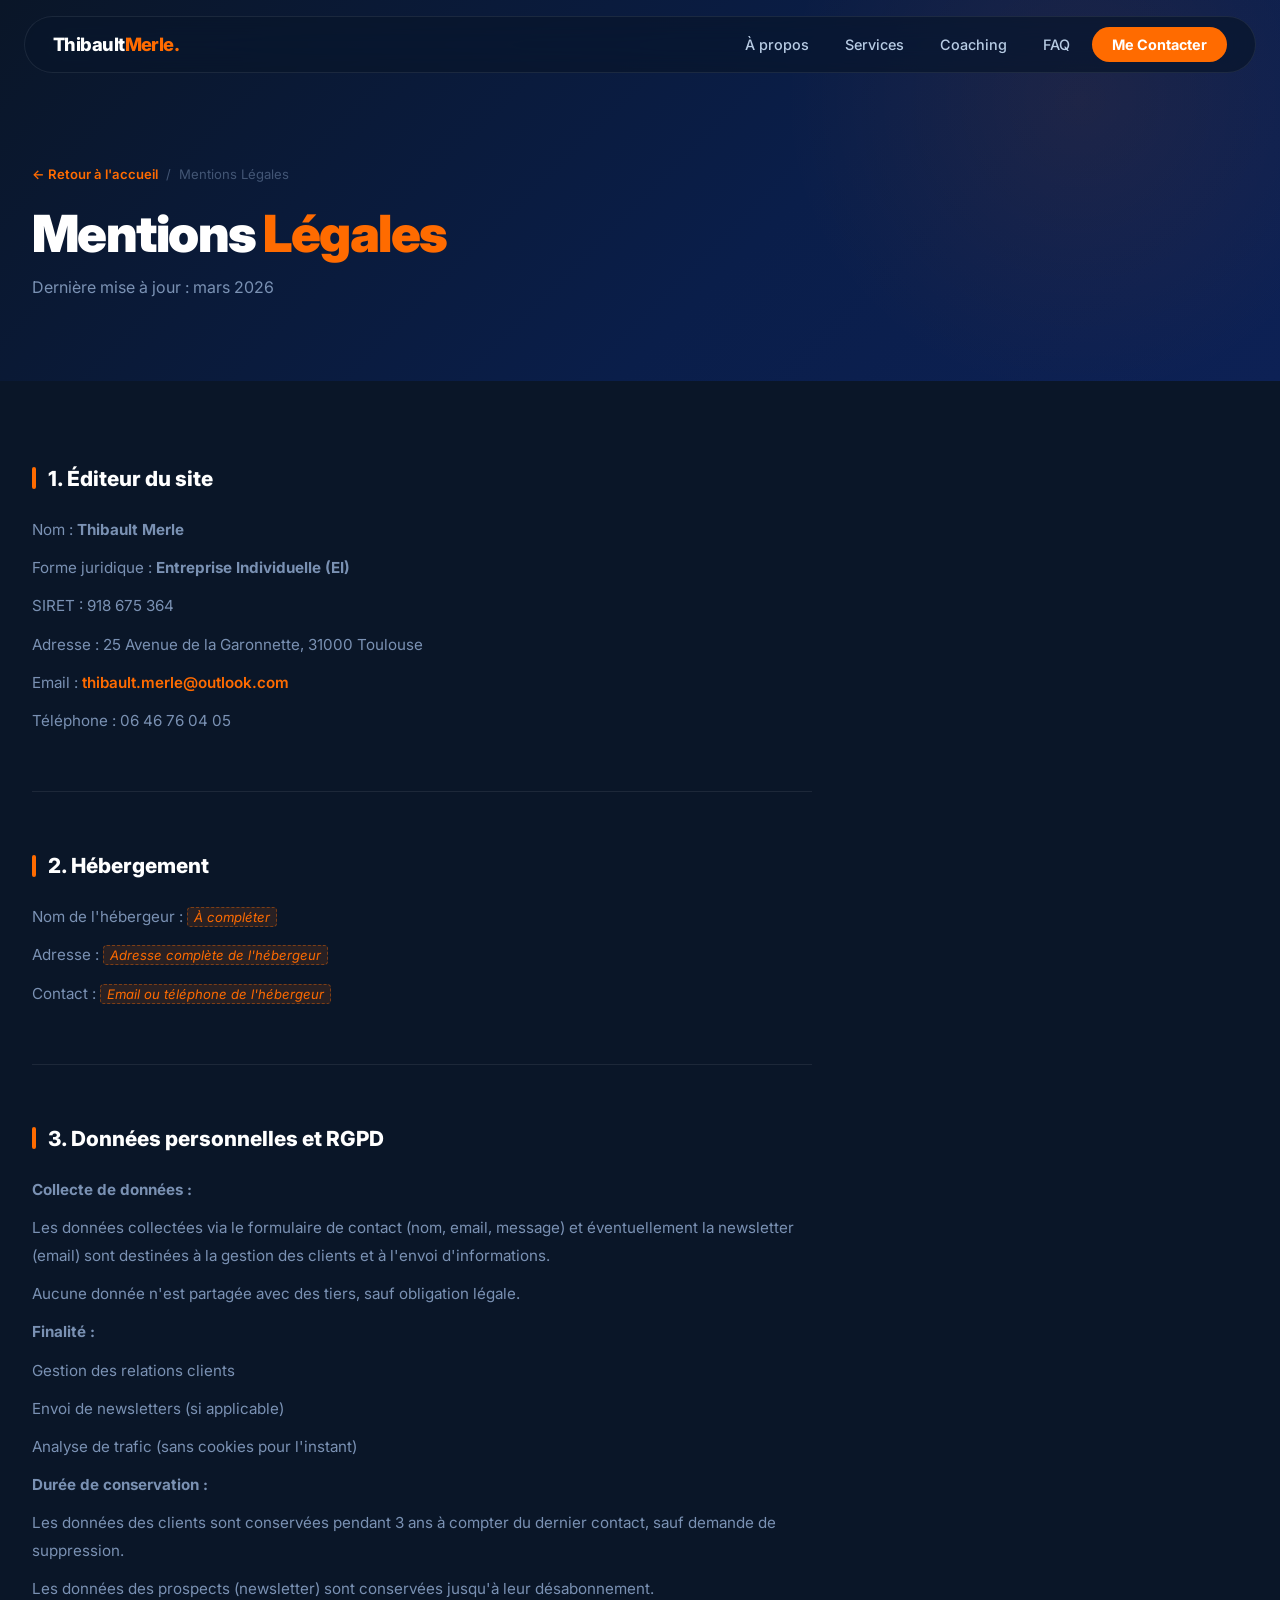
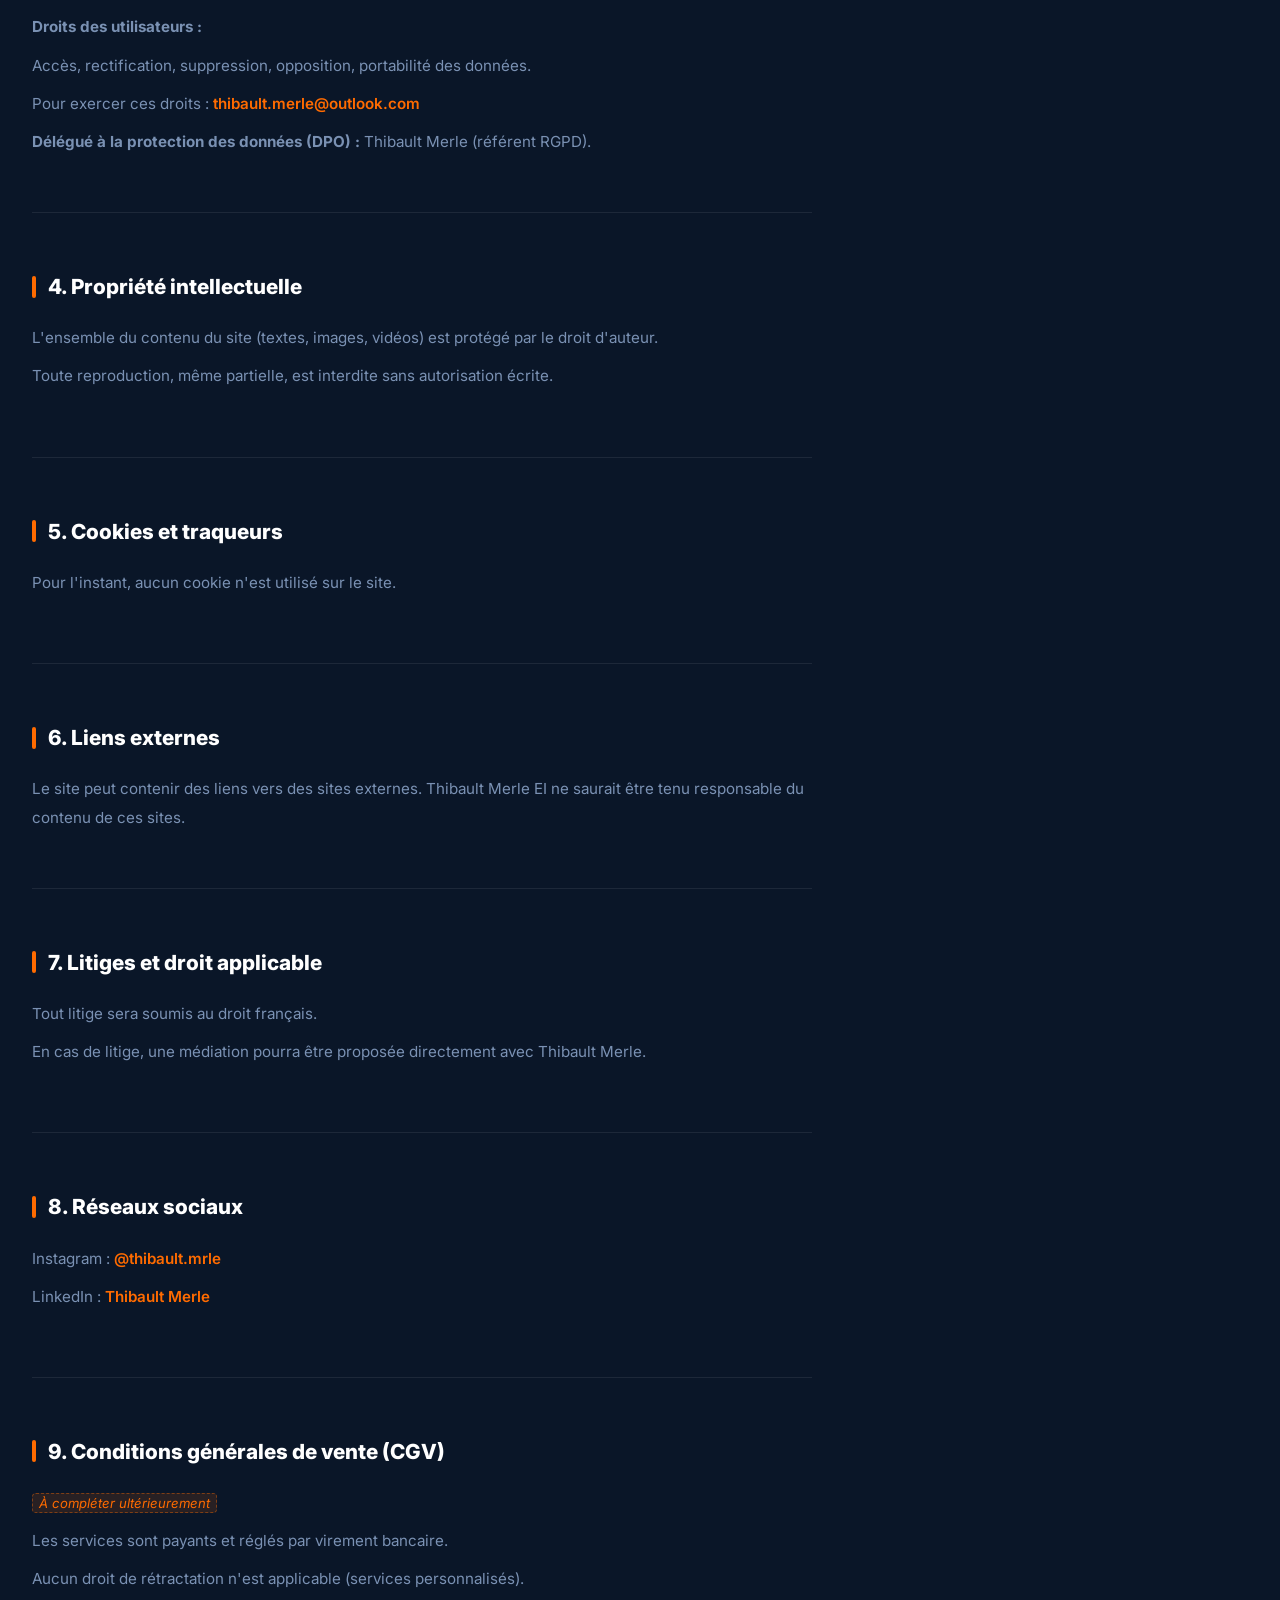
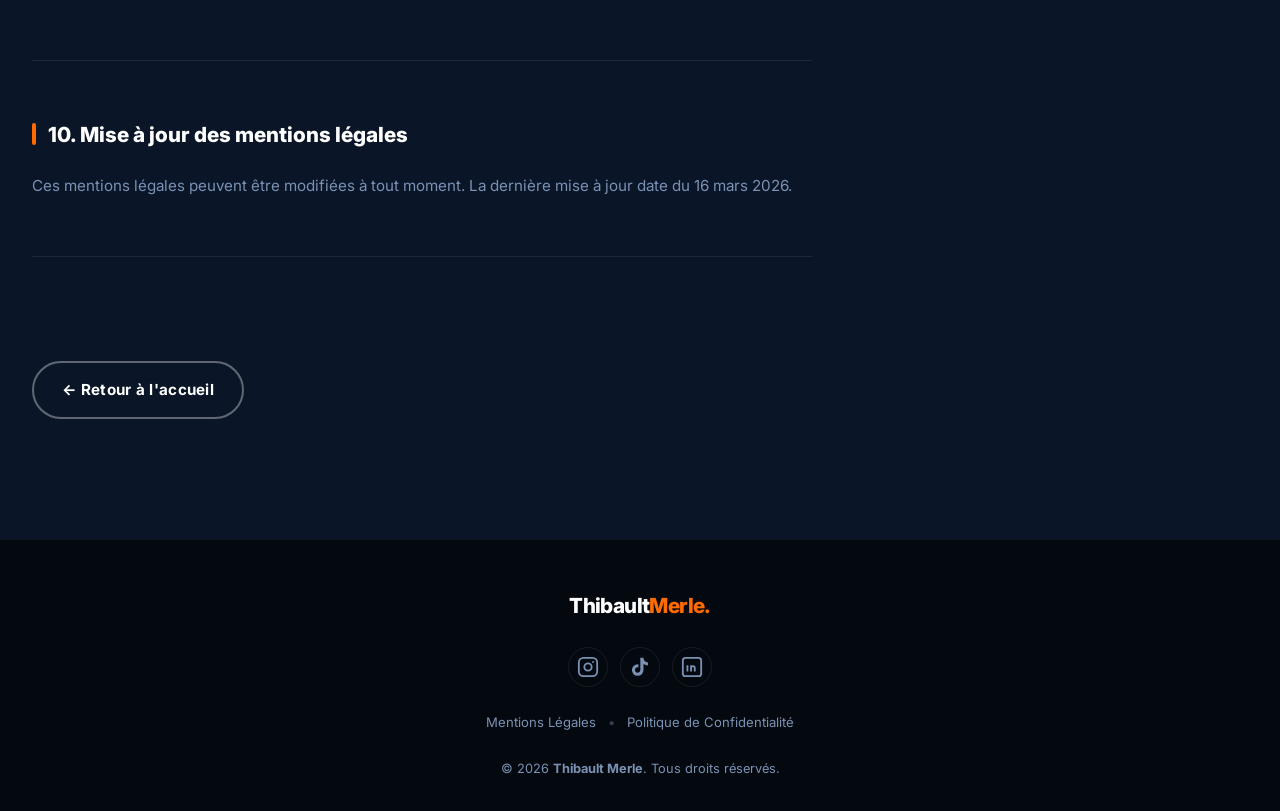
<file: mentions-legales.html>
<!DOCTYPE html>
<html lang="fr">

<head>
  <meta charset="UTF-8" />
  <meta name="viewport" content="width=device-width, initial-scale=1.0" />

  <!-- SEO -->
  <title>Mentions Légales | Thibault Merle</title>
  <meta name="description"
    content="Mentions légales du site de Thibault Merle, Talent & Content Manager. Informations sur l'éditeur, l'hébergement, la propriété intellectuelle et les données personnelles." />
  <meta name="robots" content="noindex, follow" />

  <link rel="preconnect" href="https://fonts.googleapis.com" />
  <link rel="preconnect" href="https://fonts.gstatic.com" crossorigin />
  <link href="https://fonts.googleapis.com/css2?family=Inter:wght@400;500;600;700;800;900&display=swap"
    rel="stylesheet" />
  <link rel="stylesheet" href="style.css" />

  <style>
    /* ---- PAGE MENTIONS LÉGALES ---- */
    .legal-hero {
      padding: 160px 0 80px;
      background: linear-gradient(135deg, var(--navy) 0%, #0a1e4a 60%, #0d2155 100%);
      position: relative;
      overflow: hidden;
    }

    .legal-hero::before {
      content: '';
      position: absolute;
      top: -200px;
      right: -100px;
      width: 600px;
      height: 600px;
      background: radial-gradient(circle, rgba(255, 107, 0, 0.08) 0%, transparent 70%);
      pointer-events: none;
    }

    .legal-hero-inner {
      position: relative;
      z-index: 1;
    }

    .legal-breadcrumb {
      display: inline-flex;
      align-items: center;
      gap: 8px;
      font-size: 0.82rem;
      color: var(--text-muted);
      margin-bottom: 20px;
    }

    .legal-breadcrumb a {
      color: var(--orange);
      font-weight: 600;
      transition: var(--transition);
    }

    .legal-breadcrumb a:hover {
      text-decoration: underline;
    }

    .legal-breadcrumb span {
      opacity: 0.5;
    }

    .legal-page-title {
      font-size: clamp(2rem, 5vw, 3.2rem);
      font-weight: 900;
      line-height: 1.1;
      letter-spacing: -0.03em;
      margin-bottom: 12px;
    }

    .legal-page-subtitle {
      font-size: 1rem;
      color: var(--text-muted);
    }

    .legal-content {
      padding: 80px 0 120px;
      background: var(--navy);
    }

    .legal-body {
      max-width: 780px;
    }

    .legal-section {
      margin-bottom: 56px;
      padding-bottom: 56px;
      border-bottom: 1px solid var(--border);
    }

    .legal-section:last-child {
      margin-bottom: 0;
      padding-bottom: 0;
      border-bottom: none;
    }

    .legal-section h2 {
      font-size: 1.3rem;
      font-weight: 800;
      color: var(--white);
      margin-bottom: 20px;
      display: flex;
      align-items: center;
      gap: 12px;
    }

    .legal-section h2::before {
      content: '';
      display: inline-block;
      width: 4px;
      height: 22px;
      background: var(--orange);
      border-radius: 4px;
      flex-shrink: 0;
    }

    .legal-section p,
    .legal-section li {
      font-size: 0.95rem;
      color: var(--text-muted);
      line-height: 1.85;
      margin-bottom: 10px;
    }

    .legal-section p:last-child {
      margin-bottom: 0;
    }

    .legal-section a {
      color: var(--orange);
      font-weight: 600;
      transition: var(--transition);
    }

    .legal-section a:hover {
      text-decoration: underline;
    }

    .legal-placeholder {
      display: inline;
      background: rgba(255, 107, 0, 0.12);
      border: 1px dashed rgba(255, 107, 0, 0.4);
      border-radius: 4px;
      padding: 1px 6px;
      font-size: 0.82rem;
      color: var(--orange);
      font-style: italic;
    }

    .legal-back-btn {
      display: inline-flex;
      align-items: center;
      gap: 8px;
      margin-top: 48px;
    }
  </style>
</head>

<body>

  <!-- ===== NAVBAR ===== -->
  <nav class="navbar" id="navbar">
    <div class="nav-container">
      <a href="index.html" class="nav-logo">Thibault<span>Merle.</span></a>
      <ul class="nav-links" id="navLinks">
        <li><a href="index.html#about" class="nav-link">À propos</a></li>
        <li><a href="index.html#services" class="nav-link">Services</a></li>
        <li><a href="index.html#coaching" class="nav-link">Coaching</a></li>
        <li><a href="index.html#faq" class="nav-link">FAQ</a></li>
        <li><a href="index.html#contact" class="nav-link cta-nav">Me Contacter</a></li>
      </ul>
      <button class="hamburger" id="hamburger" aria-label="Menu">
        <span></span><span></span><span></span>
      </button>
    </div>
  </nav>

  <!-- ===== HERO MENTIONS ===== -->
  <section class="legal-hero">
    <div class="container">
      <div class="legal-hero-inner">
        <div class="legal-breadcrumb">
          <a href="index.html">← Retour à l'accueil</a>
          <span>/</span>
          <span>Mentions Légales</span>
        </div>
        <h1 class="legal-page-title">Mentions <span class="orange">Légales</span></h1>
        <p class="legal-page-subtitle">Dernière mise à jour : mars 2026</p>
      </div>
    </div>
  </section>

  <!-- ===== CONTENT ===== -->
  <section class="legal-content">
    <div class="container">
      <div class="legal-body">

        <!-- Section 1 -->
        <div class="legal-section">
          <h2>1. Éditeur du site</h2>
          <p>Nom : <strong>Thibault Merle</strong></p>
          <p>Forme juridique : <strong>Entreprise Individuelle (EI)</strong></p>
          <p>SIRET : 918 675 364</p>
          <p>Adresse : 25 Avenue de la Garonnette, 31000 Toulouse</p>
          <p>Email : <a href="mailto:thibault.merle@outlook.com">thibault.merle@outlook.com</a></p>
          <p>Téléphone : 06 46 76 04 05</p>
        </div>

        <!-- Section 2 -->
        <div class="legal-section">
          <h2>2. Hébergement</h2>
          <p>Nom de l'hébergeur : <span class="legal-placeholder">À compléter</span></p>
          <p>Adresse : <span class="legal-placeholder">Adresse complète de l'hébergeur</span></p>
          <p>Contact : <span class="legal-placeholder">Email ou téléphone de l'hébergeur</span></p>
        </div>

        <!-- Section 3 -->
        <div class="legal-section">
          <h2>3. Données personnelles et RGPD</h2>
          <p><strong>Collecte de données :</strong></p>
          <ul>
            <li>Les données collectées via le formulaire de contact (nom, email, message) et éventuellement la newsletter (email) sont destinées à la gestion des clients et à l'envoi d'informations.</li>
            <li>Aucune donnée n'est partagée avec des tiers, sauf obligation légale.</li>
          </ul>
          <p><strong>Finalité :</strong></p>
          <ul>
            <li>Gestion des relations clients</li>
            <li>Envoi de newsletters (si applicable)</li>
            <li>Analyse de trafic (sans cookies pour l'instant)</li>
          </ul>
          <p><strong>Durée de conservation :</strong></p>
          <ul>
            <li>Les données des clients sont conservées pendant 3 ans à compter du dernier contact, sauf demande de suppression.</li>
            <li>Les données des prospects (newsletter) sont conservées jusqu'à leur désabonnement.</li>
          </ul>
          <p><strong>Droits des utilisateurs :</strong></p>
          <ul>
            <li>Accès, rectification, suppression, opposition, portabilité des données.</li>
            <li>Pour exercer ces droits : <a href="mailto:thibault.merle@outlook.com">thibault.merle@outlook.com</a></li>
          </ul>
          <p><strong>Délégué à la protection des données (DPO) :</strong> Thibault Merle (référent RGPD).</p>
        </div>

        <!-- Section 4 -->
        <div class="legal-section">
          <h2>4. Propriété intellectuelle</h2>
          <ul>
            <li>L'ensemble du contenu du site (textes, images, vidéos) est protégé par le droit d'auteur.</li>
            <li>Toute reproduction, même partielle, est interdite sans autorisation écrite.</li>
          </ul>
        </div>

        <!-- Section 5 -->
        <div class="legal-section">
          <h2>5. Cookies et traqueurs</h2>
          <ul>
            <li>Pour l'instant, aucun cookie n'est utilisé sur le site.</li>
          </ul>
        </div>

        <!-- Section 6 -->
        <div class="legal-section">
          <h2>6. Liens externes</h2>
          <p>Le site peut contenir des liens vers des sites externes. Thibault Merle EI ne saurait être tenu responsable du contenu de ces sites.</p>
        </div>

        <!-- Section 7 -->
        <div class="legal-section">
          <h2>7. Litiges et droit applicable</h2>
          <ul>
            <li>Tout litige sera soumis au droit français.</li>
            <li>En cas de litige, une médiation pourra être proposée directement avec Thibault Merle.</li>
          </ul>
        </div>

        <!-- Section 8 -->
        <div class="legal-section">
          <h2>8. Réseaux sociaux</h2>
          <ul>
            <li>Instagram : <a href="https://www.instagram.com/thibault.mrle/" target="_blank" rel="noopener">@thibault.mrle</a></li>
            <li>LinkedIn : <a href="https://www.linkedin.com/in/thibault-merle/" target="_blank" rel="noopener">Thibault Merle</a></li>
          </ul>
        </div>

        <!-- Section 9 -->
        <div class="legal-section">
          <h2>9. Conditions générales de vente (CGV)</h2>
          <p><span class="legal-placeholder">À compléter ultérieurement</span></p>
          <ul>
            <li>Les services sont payants et réglés par virement bancaire.</li>
            <li>Aucun droit de rétractation n'est applicable (services personnalisés).</li>
          </ul>
        </div>

        <!-- Section 10 -->
        <div class="legal-section">
          <h2>10. Mise à jour des mentions légales</h2>
          <p>Ces mentions légales peuvent être modifiées à tout moment. La dernière mise à jour date du 16 mars 2026.</p>
        </div>

        <a href="index.html" class="btn btn-outline legal-back-btn">← Retour à l'accueil</a>

      </div>
    </div>
  </section>

  <!-- ===== FOOTER ===== -->
  <footer class="footer">
    <div class="container">
      <div class="footer-inner">
        <div class="footer-logo">Thibault<span>Merle.</span></div>
        <div class="footer-socials">
          <a href="https://www.instagram.com/thibault.mrle/" target="_blank" rel="noopener" aria-label="Instagram" class="social-link">
            <svg width="22" height="22" viewBox="0 0 24 24" fill="none" stroke="currentColor" stroke-width="2">
              <rect x="2" y="2" width="20" height="20" rx="5" />
              <circle cx="12" cy="12" r="4" />
              <circle cx="17.5" cy="6.5" r="1" fill="currentColor" stroke="none" />
            </svg>
          </a>
          <a href="https://www.tiktok.com/@thibault.mrle" target="_blank" rel="noopener" aria-label="TikTok" class="social-link">
            <svg width="22" height="22" viewBox="0 0 24 24" fill="currentColor">
              <path
                d="M19.59 6.69a4.83 4.83 0 01-3.77-4.25V2h-3.45v13.67a2.89 2.89 0 01-2.88 2.5 2.89 2.89 0 01-2.89-2.89 2.89 2.89 0 012.89-2.89c.28 0 .54.04.79.1V9.01a6.33 6.33 0 00-.79-.05 6.34 6.34 0 00-6.34 6.34 6.34 6.34 0 006.34 6.34 6.34 6.34 0 006.33-6.34V8.69a8.27 8.27 0 004.84 1.55V6.79a4.85 4.85 0 01-1.07-.1z" />
            </svg>
          </a>
          <a href="https://www.linkedin.com/in/thibault-merle/" target="_blank" rel="noopener" aria-label="LinkedIn" class="social-link">
            <svg width="22" height="22" viewBox="0 0 24 24" fill="none" stroke="currentColor" stroke-width="2">
              <rect x="2" y="2" width="20" height="20" rx="3" />
              <path d="M7 10v7M7 7v.01M11 17v-4a2 2 0 014 0v4M11 10v7" />
            </svg>
          </a>
        </div>
        <div class="footer-links">
          <a href="mentions-legales.html">Mentions Légales</a>
          <span>•</span>
          <a href="politique-confidentialite.html">Politique de Confidentialité</a>
        </div>
        <p class="footer-copy">© 2026 <strong>Thibault Merle</strong>. Tous droits réservés.</p>
      </div>
    </div>
  </footer>

  <script src="script.js"></script>
</body>

</html>
</file>
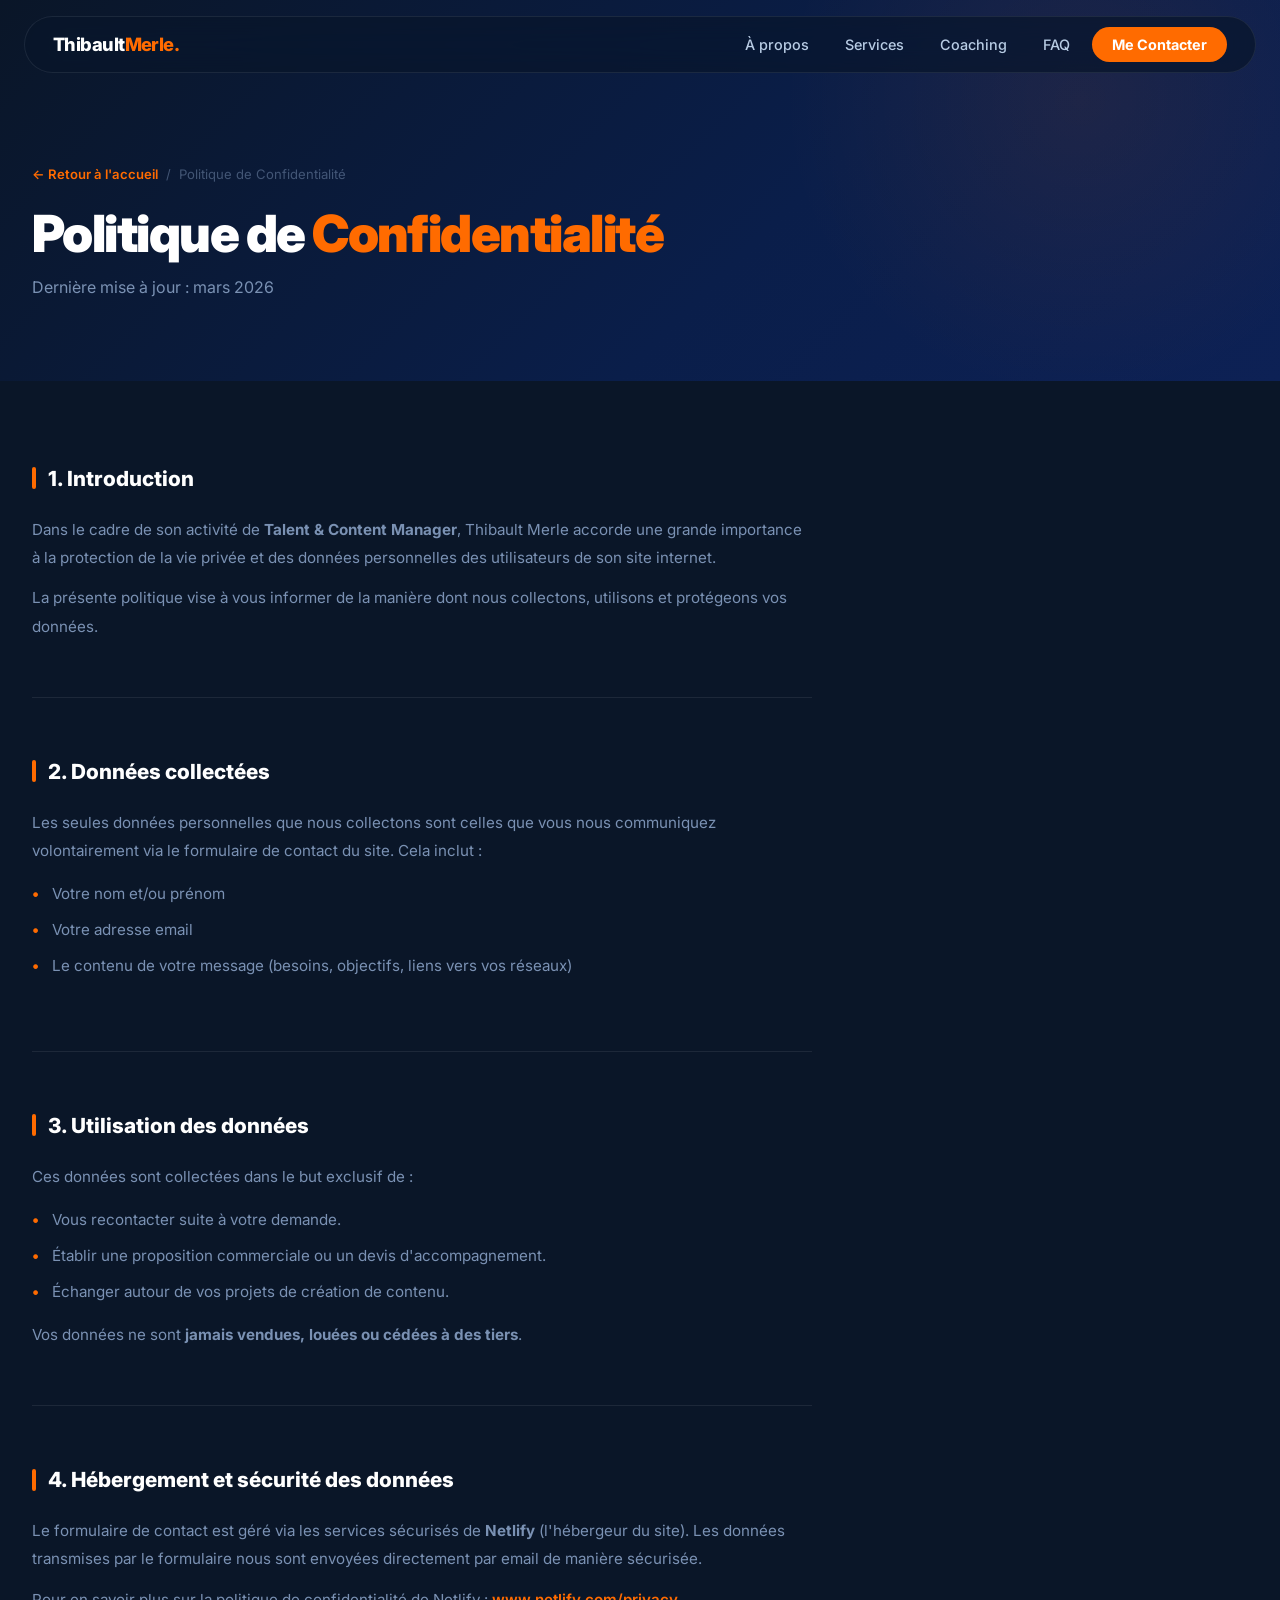
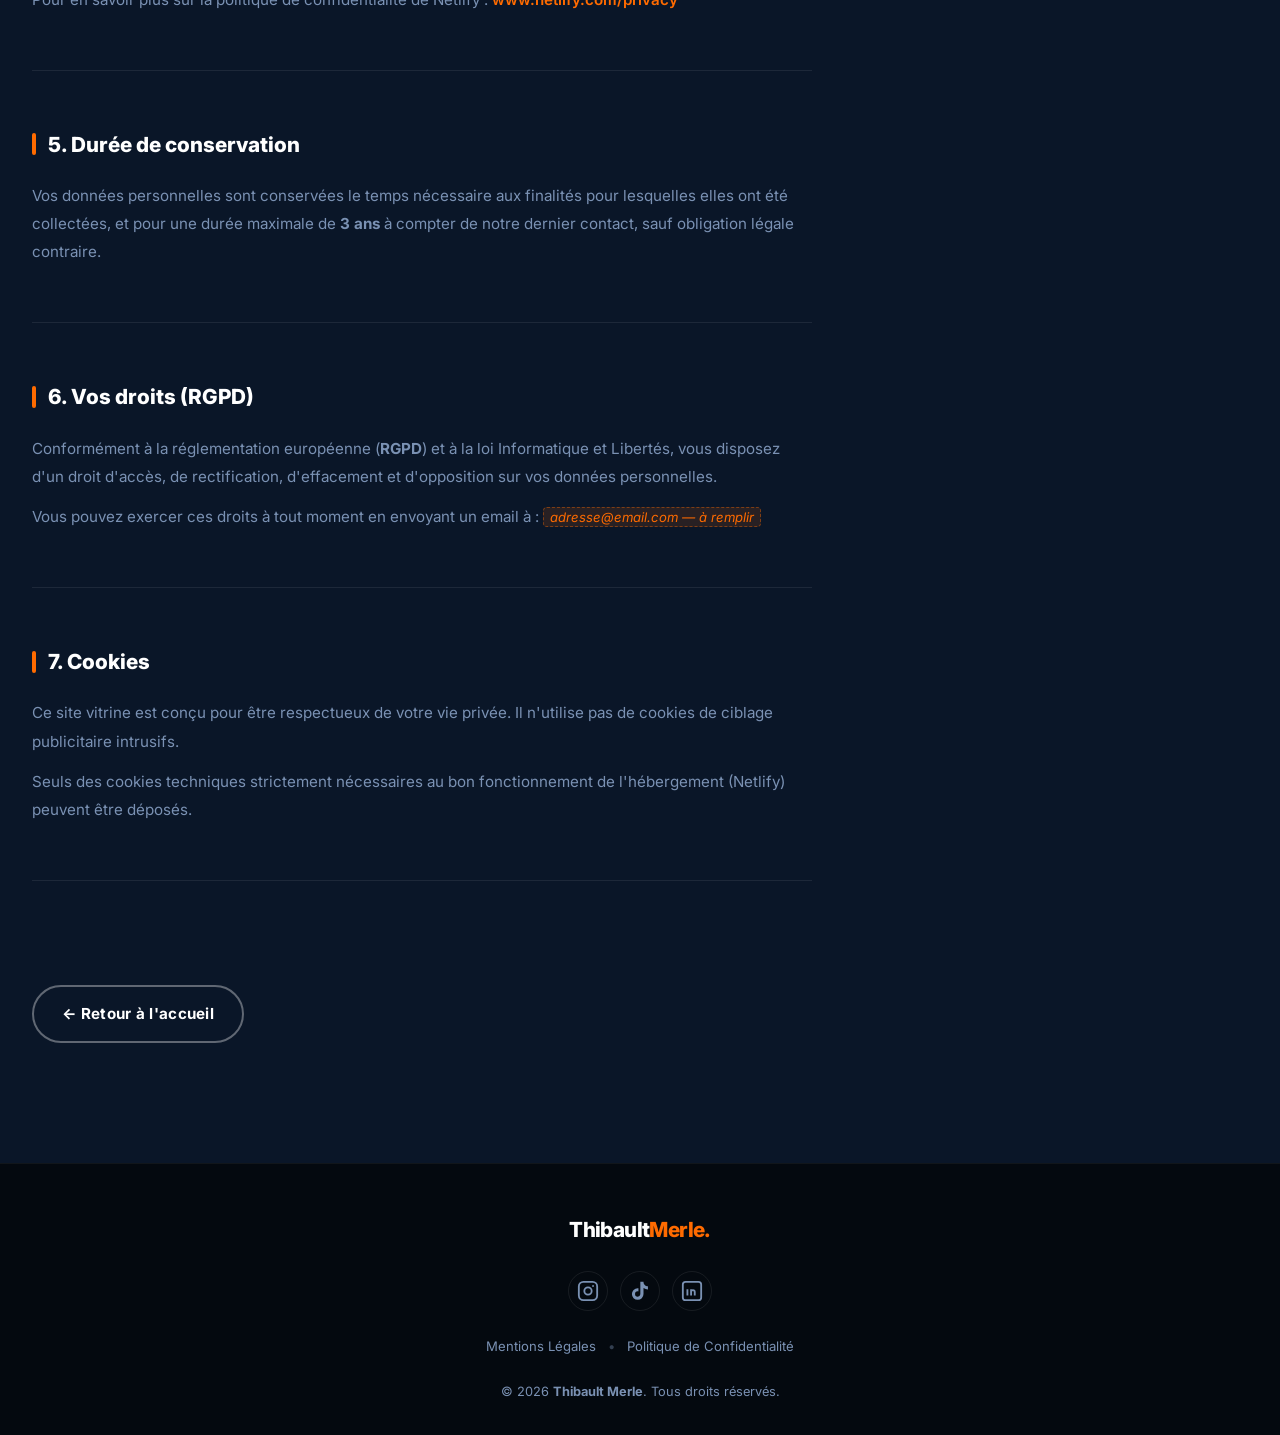
<file: politique-confidentialite.html>
<!DOCTYPE html>
<html lang="fr">

<head>
  <meta charset="UTF-8" />
  <meta name="viewport" content="width=device-width, initial-scale=1.0" />

  <!-- SEO -->
  <title>Politique de Confidentialité | Thibault Merle</title>
  <meta name="description"
    content="Politique de confidentialité et de protection des données personnelles du site de Thibault Merle, Talent & Content Manager." />
  <meta name="robots" content="noindex, follow" />

  <link rel="preconnect" href="https://fonts.googleapis.com" />
  <link rel="preconnect" href="https://fonts.gstatic.com" crossorigin />
  <link href="https://fonts.googleapis.com/css2?family=Inter:wght@400;500;600;700;800;900&display=swap"
    rel="stylesheet" />
  <link rel="stylesheet" href="style.css" />

  <style>
    /* ---- PAGE POLITIQUE DE CONFIDENTIALITÉ (réutilise le style de mentions-legales) ---- */
    .legal-hero {
      padding: 160px 0 80px;
      background: linear-gradient(135deg, var(--navy) 0%, #0a1e4a 60%, #0d2155 100%);
      position: relative;
      overflow: hidden;
    }

    .legal-hero::before {
      content: '';
      position: absolute;
      top: -200px;
      right: -100px;
      width: 600px;
      height: 600px;
      background: radial-gradient(circle, rgba(255, 107, 0, 0.08) 0%, transparent 70%);
      pointer-events: none;
    }

    .legal-hero-inner {
      position: relative;
      z-index: 1;
    }

    .legal-breadcrumb {
      display: inline-flex;
      align-items: center;
      gap: 8px;
      font-size: 0.82rem;
      color: var(--text-muted);
      margin-bottom: 20px;
    }

    .legal-breadcrumb a {
      color: var(--orange);
      font-weight: 600;
      transition: var(--transition);
    }

    .legal-breadcrumb a:hover {
      text-decoration: underline;
    }

    .legal-breadcrumb span {
      opacity: 0.5;
    }

    .legal-page-title {
      font-size: clamp(2rem, 5vw, 3.2rem);
      font-weight: 900;
      line-height: 1.1;
      letter-spacing: -0.03em;
      margin-bottom: 12px;
    }

    .legal-page-subtitle {
      font-size: 1rem;
      color: var(--text-muted);
    }

    .legal-content {
      padding: 80px 0 120px;
      background: var(--navy);
    }

    .legal-body {
      max-width: 780px;
    }

    .legal-section {
      margin-bottom: 56px;
      padding-bottom: 56px;
      border-bottom: 1px solid var(--border);
    }

    .legal-section:last-child {
      margin-bottom: 0;
      padding-bottom: 0;
      border-bottom: none;
    }

    .legal-section h2 {
      font-size: 1.3rem;
      font-weight: 800;
      color: var(--white);
      margin-bottom: 20px;
      display: flex;
      align-items: center;
      gap: 12px;
    }

    .legal-section h2::before {
      content: '';
      display: inline-block;
      width: 4px;
      height: 22px;
      background: var(--orange);
      border-radius: 4px;
      flex-shrink: 0;
    }

    .legal-section p {
      font-size: 0.95rem;
      color: var(--text-muted);
      line-height: 1.85;
      margin-bottom: 12px;
    }

    .legal-section p:last-child {
      margin-bottom: 0;
    }

    .legal-section ul {
      list-style: none;
      display: flex;
      flex-direction: column;
      gap: 10px;
      margin: 16px 0;
    }

    .legal-section ul li {
      font-size: 0.95rem;
      color: var(--text-muted);
      line-height: 1.7;
      padding-left: 20px;
      position: relative;
    }

    .legal-section ul li::before {
      content: '•';
      position: absolute;
      left: 0;
      color: var(--orange);
      font-weight: 700;
    }

    .legal-section a {
      color: var(--orange);
      font-weight: 600;
      transition: var(--transition);
    }

    .legal-section a:hover {
      text-decoration: underline;
    }

    .legal-placeholder {
      display: inline;
      background: rgba(255, 107, 0, 0.12);
      border: 1px dashed rgba(255, 107, 0, 0.4);
      border-radius: 4px;
      padding: 1px 6px;
      font-size: 0.82rem;
      color: var(--orange);
      font-style: italic;
    }

    .legal-back-btn {
      display: inline-flex;
      align-items: center;
      gap: 8px;
      margin-top: 48px;
    }
  </style>
</head>

<body>

  <!-- ===== NAVBAR ===== -->
  <nav class="navbar" id="navbar">
    <div class="nav-container">
      <a href="index.html" class="nav-logo">Thibault<span>Merle.</span></a>
      <ul class="nav-links" id="navLinks">
        <li><a href="index.html#about" class="nav-link">À propos</a></li>
        <li><a href="index.html#services" class="nav-link">Services</a></li>
        <li><a href="index.html#coaching" class="nav-link">Coaching</a></li>
        <li><a href="index.html#faq" class="nav-link">FAQ</a></li>
        <li><a href="index.html#contact" class="nav-link cta-nav">Me Contacter</a></li>
      </ul>
      <button class="hamburger" id="hamburger" aria-label="Menu">
        <span></span><span></span><span></span>
      </button>
    </div>
  </nav>

  <!-- ===== HERO ===== -->
  <section class="legal-hero">
    <div class="container">
      <div class="legal-hero-inner">
        <div class="legal-breadcrumb">
          <a href="index.html">← Retour à l'accueil</a>
          <span>/</span>
          <span>Politique de Confidentialité</span>
        </div>
        <h1 class="legal-page-title">Politique de <span class="orange">Confidentialité</span></h1>
        <p class="legal-page-subtitle">Dernière mise à jour : mars 2026</p>
      </div>
    </div>
  </section>

  <!-- ===== CONTENT ===== -->
  <section class="legal-content">
    <div class="container">
      <div class="legal-body">

        <!-- Section 1 -->
        <div class="legal-section">
          <h2>1. Introduction</h2>
          <p>Dans le cadre de son activité de <strong>Talent &amp; Content Manager</strong>, Thibault Merle accorde une grande importance à la protection de la vie privée et des données personnelles des utilisateurs de son site internet.</p>
          <p>La présente politique vise à vous informer de la manière dont nous collectons, utilisons et protégeons vos données.</p>
        </div>

        <!-- Section 2 -->
        <div class="legal-section">
          <h2>2. Données collectées</h2>
          <p>Les seules données personnelles que nous collectons sont celles que vous nous communiquez volontairement via le formulaire de contact du site. Cela inclut :</p>
          <ul>
            <li>Votre nom et/ou prénom</li>
            <li>Votre adresse email</li>
            <li>Le contenu de votre message (besoins, objectifs, liens vers vos réseaux)</li>
          </ul>
        </div>

        <!-- Section 3 -->
        <div class="legal-section">
          <h2>3. Utilisation des données</h2>
          <p>Ces données sont collectées dans le but exclusif de :</p>
          <ul>
            <li>Vous recontacter suite à votre demande.</li>
            <li>Établir une proposition commerciale ou un devis d'accompagnement.</li>
            <li>Échanger autour de vos projets de création de contenu.</li>
          </ul>
          <p>Vos données ne sont <strong>jamais vendues, louées ou cédées à des tiers</strong>.</p>
        </div>

        <!-- Section 4 -->
        <div class="legal-section">
          <h2>4. Hébergement et sécurité des données</h2>
          <p>Le formulaire de contact est géré via les services sécurisés de <strong>Netlify</strong> (l'hébergeur du site). Les données transmises par le formulaire nous sont envoyées directement par email de manière sécurisée.</p>
          <p>Pour en savoir plus sur la politique de confidentialité de Netlify : <a href="https://www.netlify.com/privacy/" target="_blank" rel="noopener noreferrer">www.netlify.com/privacy</a></p>
        </div>

        <!-- Section 5 -->
        <div class="legal-section">
          <h2>5. Durée de conservation</h2>
          <p>Vos données personnelles sont conservées le temps nécessaire aux finalités pour lesquelles elles ont été collectées, et pour une durée maximale de <strong>3 ans</strong> à compter de notre dernier contact, sauf obligation légale contraire.</p>
        </div>

        <!-- Section 6 -->
        <div class="legal-section">
          <h2>6. Vos droits (RGPD)</h2>
          <p>Conformément à la réglementation européenne (<strong>RGPD</strong>) et à la loi Informatique et Libertés, vous disposez d'un droit d'accès, de rectification, d'effacement et d'opposition sur vos données personnelles.</p>
          <p>Vous pouvez exercer ces droits à tout moment en envoyant un email à : <span class="legal-placeholder">adresse@email.com — à remplir</span></p>
        </div>

        <!-- Section 7 -->
        <div class="legal-section">
          <h2>7. Cookies</h2>
          <p>Ce site vitrine est conçu pour être respectueux de votre vie privée. Il n'utilise pas de cookies de ciblage publicitaire intrusifs.</p>
          <p>Seuls des cookies techniques strictement nécessaires au bon fonctionnement de l'hébergement (Netlify) peuvent être déposés.</p>
        </div>

        <a href="index.html" class="btn btn-outline legal-back-btn">← Retour à l'accueil</a>

      </div>
    </div>
  </section>

  <!-- ===== FOOTER ===== -->
  <footer class="footer">
    <div class="container">
      <div class="footer-inner">
        <div class="footer-logo">Thibault<span>Merle.</span></div>
        <div class="footer-socials">
          <a href="https://instagram.com" target="_blank" rel="noopener" aria-label="Instagram" class="social-link">
            <svg width="22" height="22" viewBox="0 0 24 24" fill="none" stroke="currentColor" stroke-width="2">
              <rect x="2" y="2" width="20" height="20" rx="5" />
              <circle cx="12" cy="12" r="4" />
              <circle cx="17.5" cy="6.5" r="1" fill="currentColor" stroke="none" />
            </svg>
          </a>
          <a href="https://tiktok.com" target="_blank" rel="noopener" aria-label="TikTok" class="social-link">
            <svg width="22" height="22" viewBox="0 0 24 24" fill="currentColor">
              <path
                d="M19.59 6.69a4.83 4.83 0 01-3.77-4.25V2h-3.45v13.67a2.89 2.89 0 01-2.88 2.5 2.89 2.89 0 01-2.89-2.89 2.89 2.89 0 012.89-2.89c.28 0 .54.04.79.1V9.01a6.33 6.33 0 00-.79-.05 6.34 6.34 0 00-6.34 6.34 6.34 6.34 0 006.34 6.34 6.34 6.34 0 006.33-6.34V8.69a8.27 8.27 0 004.84 1.55V6.79a4.85 4.85 0 01-1.07-.1z" />
            </svg>
          </a>
          <a href="https://linkedin.com" target="_blank" rel="noopener" aria-label="LinkedIn" class="social-link">
            <svg width="22" height="22" viewBox="0 0 24 24" fill="none" stroke="currentColor" stroke-width="2">
              <rect x="2" y="2" width="20" height="20" rx="3" />
              <path d="M7 10v7M7 7v.01M11 17v-4a2 2 0 014 0v4M11 10v7" />
            </svg>
          </a>
        </div>
        <div class="footer-links">
          <a href="mentions-legales.html">Mentions Légales</a>
          <span>•</span>
          <a href="politique-confidentialite.html">Politique de Confidentialité</a>
        </div>
        <p class="footer-copy">© 2026 <strong>Thibault Merle</strong>. Tous droits réservés.</p>
      </div>
    </div>
  </footer>

  <script src="script.js"></script>
</body>

</html>
</file>
<file: style.css>
/* =============================================
   THIBAULT MERLE — INFLUENCER MANAGER
   Main Stylesheet
   ============================================= */

/* ---- RESET & BASE ---- */
*,
*::before,
*::after {
  box-sizing: border-box;
  margin: 0;
  padding: 0;
}

:root {
  --navy: #0a1628;
  --navy-2: #0f1f3d;
  --navy-3: #152244;
  --card-bg: #0d1b38;
  --card-bg-2: #111e36;
  --orange: #FF6B00;
  --orange-hover: #e55c00;
  --white: #ffffff;
  --text-muted: #7a91b3;
  --text-light: #b8cce4;
  --border: rgba(255, 255, 255, 0.08);
  --radius: 16px;
  --radius-lg: 24px;
  --shadow: 0 4px 24px rgba(0, 0, 0, 0.3);
  --shadow-lg: 0 8px 48px rgba(0, 0, 0, 0.4);
  --transition: 0.3s cubic-bezier(0.4, 0, 0.2, 1);
  --font: 'Inter', -apple-system, BlinkMacSystemFont, sans-serif;
}

html {
  scroll-behavior: smooth;
  font-size: 16px;
}

body {
  font-family: var(--font);
  background-color: var(--navy);
  color: var(--white);
  line-height: 1.7;
  overflow-x: hidden;
  -webkit-font-smoothing: antialiased;
}

img {
  max-width: 100%;
  display: block;
}

a {
  text-decoration: none;
  color: inherit;
}

ul {
  list-style: none;
}

.container {
  max-width: 1600px;
  margin: 0 auto;
  padding: 0 32px;
}

.orange {
  color: var(--orange);
}

.center {
  text-align: center;
}

/* ---- TYPOGRAPHY ---- */
.section-title {
  font-size: clamp(1.8rem, 4vw, 2.8rem);
  font-weight: 800;
  line-height: 1.2;
  letter-spacing: -0.02em;
  margin-bottom: 16px;
}

.section-subtitle {
  font-size: 1.1rem;
  color: var(--text-light);
  margin-bottom: 16px;
  font-weight: 500;
}

.section-text {
  font-size: 1.05rem;
  color: var(--text-muted);
  line-height: 1.8;
}

.section-header.center .section-text {
  margin: 0 auto;
  text-align: center;
}

.section-tag {
  display: inline-block;
  font-size: 0.72rem;
  font-weight: 700;
  letter-spacing: 0.12em;
  color: var(--orange);
  text-transform: uppercase;
  margin-bottom: 12px;
}

/* ---- BUTTONS ---- */
.btn {
  display: inline-flex;
  align-items: center;
  justify-content: center;
  gap: 8px;
  padding: 14px 28px;
  border-radius: 50px;
  font-size: 0.95rem;
  font-weight: 700;
  font-family: var(--font);
  cursor: pointer;
  transition: var(--transition);
  border: 2px solid transparent;
  letter-spacing: 0.02em;
  white-space: nowrap;
}

.btn-primary {
  background: var(--orange);
  color: var(--white);
  border-color: var(--orange);
}

.btn-primary:hover {
  background: var(--orange-hover);
  border-color: var(--orange-hover);
  transform: translateY(-2px);
  box-shadow: 0 8px 24px rgba(255, 107, 0, 0.4);
}

.btn-outline {
  background: transparent;
  color: var(--white);
  border-color: rgba(255, 255, 255, 0.35);
}

.btn-outline:hover {
  border-color: var(--white);
  background: rgba(255, 255, 255, 0.07);
  transform: translateY(-2px);
}

.btn-full {
  width: 100%;
}

.btn-small {
  display: inline-block;
  padding: 8px 18px;
  border-radius: 8px;
  border: 1.5px solid rgba(255, 255, 255, 0.25);
  font-size: 0.82rem;
  font-weight: 600;
  color: var(--white);
  transition: var(--transition);
  margin-top: 12px;
}

.btn-small:hover {
  border-color: var(--orange);
  color: var(--orange);
}

/* ---- NAVBAR ---- */
.navbar {
  position: fixed;
  top: 16px;
  left: 50%;
  transform: translateX(-50%);
  width: calc(100% - 48px);
  max-width: 1540px;
  z-index: 1000;
  background: rgba(10, 22, 40, 0.75);
  backdrop-filter: blur(20px) saturate(1.5);
  -webkit-backdrop-filter: blur(20px) saturate(1.5);
  border: 1px solid var(--border);
  border-radius: 50px;
  padding: 12px 28px;
  transition: var(--transition);
}

.navbar.scrolled {
  background: rgba(10, 22, 40, 0.95);
  box-shadow: 0 8px 40px rgba(0, 0, 0, 0.4);
}

.nav-container {
  display: flex;
  align-items: center;
  justify-content: space-between;
  gap: 24px;
}

.nav-logo {
  font-size: 1.15rem;
  font-weight: 800;
  color: var(--white);
  letter-spacing: -0.03em;
  flex-shrink: 0;
}

.nav-logo span {
  color: var(--orange);
}

.nav-links {
  display: flex;
  align-items: center;
  gap: 8px;
  list-style: none;
}

.nav-link {
  font-size: 0.9rem;
  font-weight: 500;
  color: var(--text-light);
  padding: 8px 14px;
  border-radius: 50px;
  transition: var(--transition);
}

.nav-link:hover {
  color: var(--white);
  background: rgba(255, 255, 255, 0.07);
}

.cta-nav {
  background: var(--orange);
  color: var(--white) !important;
  padding: 9px 20px;
  border-radius: 50px;
  font-weight: 700;
}

.cta-nav:hover {
  background: var(--orange-hover);
  transform: translateY(-1px);
  box-shadow: 0 4px 16px rgba(255, 107, 0, 0.4);
}

.hamburger {
  display: none;
  flex-direction: column;
  gap: 5px;
  background: none;
  border: none;
  cursor: pointer;
  padding: 4px;
}

.hamburger span {
  display: block;
  width: 24px;
  height: 2px;
  background: var(--white);
  border-radius: 2px;
  transition: var(--transition);
}

.hamburger.active span:nth-child(1) {
  transform: translateY(7px) rotate(45deg);
}

.hamburger.active span:nth-child(2) {
  opacity: 0;
}

.hamburger.active span:nth-child(3) {
  transform: translateY(-7px) rotate(-45deg);
}

/* ---- HERO ---- */
.hero {
  min-height: 100vh;
  background: linear-gradient(135deg, var(--navy) 0%, #0a1e4a 60%, #0d2155 100%);
  display: flex;
  align-items: center;
  padding: 120px 24px 80px;
  position: relative;
  overflow: hidden;
}

.hero::before {
  content: '';
  position: absolute;
  top: -200px;
  right: -100px;
  width: 700px;
  height: 700px;
  background: radial-gradient(circle, rgba(255, 107, 0, 0.12) 0%, transparent 70%);
  pointer-events: none;
}

.hero::after {
  content: '';
  position: absolute;
  bottom: -150px;
  left: -150px;
  width: 500px;
  height: 500px;
  background: radial-gradient(circle, rgba(30, 60, 150, 0.3) 0%, transparent 70%);
  pointer-events: none;
}

.hero-container {
  max-width: 1600px;
  margin: 0 auto;
  display: grid;
  grid-template-columns: 1.2fr 1fr;
  gap: 80px;
  align-items: center;
  position: relative;
  z-index: 1;
  width: 100%;
}

.hero-content {
  max-width: 800px;
}

.hero-badge {
  display: inline-flex;
  align-items: center;
  gap: 10px;
  background: rgba(255, 255, 255, 0.07);
  border: 1px solid rgba(255, 255, 255, 0.12);
  border-radius: 50px;
  padding: 8px 18px;
  font-size: 0.83rem;
  font-weight: 500;
  color: var(--text-light);
  margin-bottom: 28px;
  backdrop-filter: blur(8px);
}

.badge-dot {
  width: 8px;
  height: 8px;
  border-radius: 50%;
  background: var(--orange);
  box-shadow: 0 0 8px var(--orange);
  animation: pulse-dot 2s ease-in-out infinite;
  flex-shrink: 0;
}

@keyframes pulse-dot {

  0%,
  100% {
    opacity: 1;
    transform: scale(1);
  }

  50% {
    opacity: 0.6;
    transform: scale(0.8);
  }
}

.hero-title {
  font-size: clamp(2.4rem, 5.5vw, 4rem);
  font-weight: 900;
  line-height: 1.1;
  letter-spacing: -0.03em;
  margin-bottom: 24px;
}

.hero-desc {
  font-size: 1.05rem;
  color: var(--text-light);
  line-height: 1.75;
  margin-bottom: 40px;
  max-width: 480px;
}

.hero-ctas {
  display: flex;
  gap: 16px;
  flex-wrap: wrap;
}

/* Hero image */
.hero-image {
  display: flex;
  justify-content: center;
  align-items: center;
}

.hero-img-wrapper {
  position: relative;
  width: 540px;
  height: 600px;
  display: flex;
  align-items: center;
  justify-content: center;
}

.hero-img-blob {
  position: absolute;
  inset: 0;
  background: radial-gradient(ellipse at center, rgba(255, 107, 0, 0.2) 0%, rgba(10, 30, 80, 0.5) 60%, transparent 100%);
  border-radius: 60% 40% 50% 70% / 50% 60% 40% 60%;
  animation: blob-morph 8s ease-in-out infinite;
}

@keyframes blob-morph {

  0%,
  100% {
    border-radius: 60% 40% 50% 70% / 50% 60% 40% 60%;
  }

  33% {
    border-radius: 40% 60% 70% 30% / 60% 40% 60% 40%;
  }

  66% {
    border-radius: 70% 30% 40% 60% / 40% 70% 30% 70%;
  }
}

.hero-avatar-placeholder {
  position: relative;
  z-index: 2;
  display: flex;
  flex-direction: column;
  align-items: center;
  gap: 16px;
}

.avatar-silhouette {
  width: 240px;
  height: 320px;
  background: linear-gradient(160deg, rgba(255, 107, 0, 0.08) 0%, rgba(10, 28, 70, 0.4) 100%);
  border-radius: 130px 130px 90px 90px;
  border: 1px solid rgba(255, 107, 0, 0.18);
  display: flex;
  flex-direction: column;
  align-items: center;
  justify-content: flex-end;
  overflow: hidden;
  position: relative;
  box-shadow: inset 0 -60px 80px rgba(255, 107, 0, 0.06), 0 20px 60px rgba(0, 0, 0, 0.4);
}

.avatar-silhouette::before {
  content: '';
  position: absolute;
  top: 20px;
  width: 100px;
  height: 100px;
  background: radial-gradient(circle, rgba(255, 107, 0, 0.2) 0%, rgba(255, 107, 0, 0.05) 60%, transparent 100%);
  border-radius: 50%;
  box-shadow: 0 0 0 1px rgba(255, 107, 0, 0.15);
}

.avatar-silhouette::after {
  content: '';
  position: absolute;
  bottom: 0;
  width: 180px;
  height: 200px;
  background: radial-gradient(ellipse at top, rgba(255, 107, 0, 0.15) 0%, rgba(10, 28, 70, 0.5) 70%, transparent 100%);
  border-radius: 100px 100px 0 0;
}

.avatar-head {
  width: 95px;
  height: 95px;
  background: radial-gradient(circle at 35% 35%, rgba(255, 150, 50, 0.4), rgba(255, 107, 0, 0.15));
  border-radius: 50%;
  border: 1px solid rgba(255, 107, 0, 0.25);
  flex-shrink: 0;
  position: relative;
  z-index: 2;
  margin-bottom: -10px;
}

.avatar-body {
  width: 160px;
  height: 185px;
  background: linear-gradient(180deg, rgba(255, 107, 0, 0.18) 0%, rgba(20, 40, 90, 0.6) 100%);
  border-radius: 90px 90px 0 0;
  border: 1px solid rgba(255, 107, 0, 0.15);
  border-bottom: none;
  position: relative;
  z-index: 1;
}

.hero-img-label {
  font-size: 1.1rem;
  font-weight: 800;
  color: var(--white);
  opacity: 0.6;
  letter-spacing: -0.02em;
}

.hero-img-label span {
  color: var(--orange);
}

.hero-scroll {
  position: absolute;
  bottom: 32px;
  left: 50%;
  transform: translateX(-50%);
  display: flex;
  flex-direction: column;
  align-items: center;
  gap: 8px;
  font-size: 0.72rem;
  letter-spacing: 0.12em;
  text-transform: uppercase;
  color: var(--text-muted);
  animation: bounce-y 2s ease-in-out infinite;
}

.scroll-line {
  width: 1px;
  height: 40px;
  background: linear-gradient(to bottom, var(--text-muted), transparent);
}

@keyframes bounce-y {

  0%,
  100% {
    transform: translateX(-50%) translateY(0);
  }

  50% {
    transform: translateX(-50%) translateY(6px);
  }
}

/* ---- PROBLEM ---- */
.problem {
  padding: 100px 0;
  background: var(--navy);
  position: relative;
}

.section-header {
  margin-bottom: 64px;
}

.section-header.center {
  display: flex;
  flex-direction: column;
  align-items: center;
}

.section-header.center .section-title {
  max-width: 700px;
}

.section-header.center .section-text {
  text-align: center;
}

.problem-grid {
  display: grid;
  grid-template-columns: repeat(2, 1fr);
  gap: 20px;
  margin-bottom: 56px;
}

.problem-card {
  background: var(--card-bg);
  border: 1px solid var(--border);
  border-radius: var(--radius);
  padding: 32px;
  position: relative;
  transition: var(--transition);
  overflow: hidden;
}

.problem-card::before {
  content: '';
  position: absolute;
  top: 0;
  left: 0;
  right: 0;
  height: 2px;
  background: linear-gradient(90deg, var(--orange) 0%, transparent 100%);
  opacity: 0;
  transition: var(--transition);
}

.problem-card:hover {
  border-color: rgba(255, 107, 0, 0.25);
  transform: translateY(-4px);
  box-shadow: 0 16px 48px rgba(0, 0, 0, 0.3);
}

.problem-card:hover::before {
  opacity: 1;
}

.problem-num {
  width: 36px;
  height: 36px;
  border-radius: 10px;
  background: rgba(255, 107, 0, 0.15);
  border: 1px solid rgba(255, 107, 0, 0.3);
  color: var(--orange);
  font-size: 0.9rem;
  font-weight: 700;
  display: flex;
  align-items: center;
  justify-content: center;
  margin-bottom: 20px;
}

.problem-card h3 {
  font-size: 1.1rem;
  font-weight: 700;
  margin-bottom: 12px;
}

.problem-card p {
  font-size: 0.9rem;
  color: var(--text-muted);
  line-height: 1.7;
}

.problem-cta-text {
  text-align: center;
  font-size: 1.05rem;
  font-weight: 700;
  color: var(--white);
  display: flex;
  flex-direction: column;
  align-items: center;
  gap: 16px;
}

.arrow-down {
  font-size: 1.5rem;
  color: var(--orange);
  animation: bounce-y 1.8s ease-in-out infinite;
}

/* ---- SOLUTION ---- */
.solution {
  padding: 100px 0;
  background: linear-gradient(180deg, var(--navy) 0%, var(--navy-2) 100%);
}

.solution-grid {
  display: grid;
  grid-template-columns: 1fr 1fr;
  gap: 60px;
  align-items: start;
  margin-bottom: 60px;
}

.solution-quote-bar {
  border-left: 3px solid var(--orange);
  padding-left: 20px;
  margin-top: 24px;
}

.solution-quote-bar p {
  font-size: 0.95rem;
  color: var(--text-light);
  line-height: 1.8;
}

.profile-card {
  background: var(--card-bg);
  border: 1px solid var(--border);
  border-radius: var(--radius);
  padding: 28px;
}

.profile-avatar-wrap {
  display: flex;
  justify-content: flex-start;
  margin-bottom: 20px;
}

.profile-icon {
  width: 100px;
  height: 100px;
  border-radius: 50%;
  object-fit: cover;
  object-position: top;
  border: 3px solid var(--accent);
  box-shadow: 0 0 0 6px rgba(255, 107, 0, 0.15);
}

.profile-info {
  display: flex;
  flex-direction: column;
  align-items: flex-start;
  gap: 2px;
  margin-bottom: 16px;
}

.profile-info strong {
  font-size: 1rem;
  font-weight: 700;
}

.profile-info span {
  font-size: 0.72rem;
  letter-spacing: 0.1em;
  color: var(--text-muted);
  text-transform: uppercase;
}

.profile-text {
  font-size: 0.9rem;
  color: var(--text-light);
  line-height: 1.75;
  font-style: italic;
}

.solution-features {
  display: grid;
  grid-template-columns: repeat(3, 1fr);
  gap: 20px;
  margin-bottom: 48px;
}

.feature-card {
  background: var(--card-bg);
  border: 1px solid var(--border);
  border-radius: var(--radius);
  padding: 28px;
  transition: var(--transition);
}

.feature-card:hover {
  border-color: rgba(255, 107, 0, 0.2);
  transform: translateY(-4px);
  box-shadow: var(--shadow);
}

.feature-icon {
  font-size: 1.5rem;
  width: 48px;
  height: 48px;
  background: rgba(255, 107, 0, 0.1);
  border-radius: 12px;
  display: flex;
  align-items: center;
  justify-content: center;
  margin-bottom: 16px;
}

.feature-card h3 {
  font-size: 1rem;
  font-weight: 700;
  margin-bottom: 10px;
}

.feature-card p {
  font-size: 0.88rem;
  color: var(--text-muted);
  line-height: 1.7;
}

.solution-quote {
  background: var(--card-bg);
  border: 1px solid var(--border);
  border-radius: var(--radius);
  padding: 28px 36px;
  text-align: center;
  font-size: 1.05rem;
  font-weight: 700;
  color: var(--white);
  line-height: 1.5;
  position: relative;
}

.solution-quote::before {
  content: '"';
  position: absolute;
  top: -20px;
  left: 36px;
  font-size: 5rem;
  color: var(--orange);
  opacity: 0.2;
  font-family: Georgia, serif;
  line-height: 1;
}

/* ---- TRANSITION ---- */
.transition-line {
  padding: 100px 24px;
  background: var(--navy);
  text-align: center;
}

.transition-inner {
  max-width: 860px;
  margin: 0 auto;
}

.transition-line p {
  font-size: clamp(1.8rem, 4vw, 2.8rem);
  font-weight: 700;
  color: #ffffff;
  line-height: 1.3;
  letter-spacing: -0.02em;
}

.transition-highlight {
  color: var(--orange);
}

/* ---- WITH WHO ---- */
.with-who {
  padding: 100px 0;
  background: var(--navy);
}

.with-who .section-title {
  margin-bottom: 48px;
}

.with-who-grid {
  display: grid;
  grid-template-columns: repeat(2, 1fr);
  gap: 20px;
}

.with-card {
  background: var(--card-bg);
  border: 1px solid var(--border);
  border-radius: var(--radius);
  padding: 32px;
  transition: var(--transition);
}

.with-card:hover {
  border-color: rgba(255, 255, 255, 0.12);
  transform: translateY(-3px);
  box-shadow: var(--shadow);
}

.with-card-orange {
  background: var(--orange);
  border-color: var(--orange);
}

.with-card-orange:hover {
  background: var(--orange-hover);
  border-color: var(--orange-hover);
  transform: translateY(-3px);
  box-shadow: 0 12px 32px rgba(255, 107, 0, 0.4);
}

.with-icon {
  font-size: 1.4rem;
  width: 44px;
  height: 44px;
  background: rgba(255, 255, 255, 0.07);
  border-radius: 12px;
  display: flex;
  align-items: center;
  justify-content: center;
  margin-bottom: 16px;
}

.with-icon-orange {
  font-size: 1.4rem;
  width: 44px;
  height: 44px;
  background: rgba(255, 255, 255, 0.2);
  border-radius: 12px;
  display: flex;
  align-items: center;
  justify-content: center;
  margin-bottom: 16px;
}

.with-card h3 {
  font-size: 1rem;
  font-weight: 700;
  margin-bottom: 10px;
}

.with-card p {
  font-size: 0.88rem;
  color: var(--text-muted);
  line-height: 1.7;
}

.with-card-orange p {
  color: rgba(255, 255, 255, 0.85);
}

.with-card-orange h3 {
  color: var(--white);
}

/* ---- SERVICES ---- */
.services {
  padding: 100px 0;
  background: linear-gradient(180deg, var(--navy) 0%, #080f20 100%);
}

.services-header {
  display: flex;
  justify-content: space-between;
  align-items: flex-end;
  gap: 40px;
  margin-bottom: 64px;
}

.services-header-right {
  color: var(--text-muted);
  font-size: 0.9rem;
  max-width: 220px;
  text-align: right;
}

.service-block {
  margin-bottom: 100px;
}

.service-block:last-child {
  margin-bottom: 0;
}

.service-category-header {
  display: flex;
  flex-direction: column;
  gap: 12px;
  margin-bottom: 40px;
  position: relative;
}

.category-label {
  display: flex;
  align-items: center;
  gap: 12px;
  font-size: 0.85rem;
  font-weight: 800;
  color: var(--orange);
  letter-spacing: 0.15em;
  text-transform: uppercase;
}

.category-label::after {
  content: '';
  height: 1px;
  flex-grow: 1;
  background: linear-gradient(90deg, var(--orange), transparent);
  max-width: 200px;
}

.category-title {
  font-size: 2.2rem;
  font-weight: 900;
  letter-spacing: -0.02em;
  color: var(--white);
  line-height: 1.2;
}

.category-sub {
  font-size: 0.9rem;
  color: var(--orange);
  font-weight: 600;
  letter-spacing: 0.05em;
  text-transform: uppercase;
  margin-top: 6px;
}

.category-desc {
  font-size: 1rem;
  color: var(--text-muted);
  line-height: 1.6;
}

.pricing-grid {
  display: grid;
  grid-template-columns: repeat(3, 1fr);
  gap: 20px;
}

.pricing-grid-2 {
  grid-template-columns: repeat(2, 1fr);
}

.pricing-card {
  background: var(--card-bg);
  border: 1px solid var(--border);
  border-radius: var(--radius);
  padding: 28px;
  transition: var(--transition);
  position: relative;
}

.pricing-card:hover {
  border-color: rgba(255, 107, 0, 0.2);
  transform: translateY(-4px);
  box-shadow: var(--shadow-lg);
}

.pricing-featured {
  border-color: rgba(255, 107, 0, 0.35);
  background: linear-gradient(135deg, var(--card-bg) 0%, rgba(255, 107, 0, 0.05) 100%);
}

.pricing-featured::before {
  content: '⭐ Populaire';
  position: absolute;
  top: -12px;
  right: 20px;
  background: var(--orange);
  color: var(--white);
  font-size: 0.72rem;
  font-weight: 700;
  padding: 4px 12px;
  border-radius: 50px;
  letter-spacing: 0.05em;
}

.pricing-icon {
  font-size: 1.2rem;
  width: 40px;
  height: 40px;
  background: rgba(255, 107, 0, 0.1);
  border-radius: 10px;
  display: flex;
  align-items: center;
  justify-content: center;
  margin-bottom: 14px;
  color: var(--orange);
}

.pricing-card h3 {
  font-size: 1rem;
  font-weight: 700;
  margin-bottom: 6px;
}

.pricing-desc {
  font-size: 0.85rem;
  color: var(--text-muted);
  margin-bottom: 12px;
  line-height: 1.5;
}

.price {
  font-size: 1.4rem;
  font-weight: 800;
  letter-spacing: -0.02em;
  margin-bottom: 6px;
}

.pricing-sub {
  font-size: 0.82rem;
  color: var(--text-muted);
  margin-bottom: 0;
}

.pricing-divider {
  height: 1px;
  background: var(--border);
  margin: 18px 0;
}

.pricing-incl {
  font-size: 0.82rem;
  font-weight: 700;
  margin-bottom: 10px;
}

.pricing-card ul {
  display: flex;
  flex-direction: column;
  gap: 8px;
}

.pricing-card ul li {
  font-size: 0.85rem;
  color: var(--text-light);
  padding-left: 16px;
  position: relative;
  line-height: 1.5;
}

.pricing-card ul li::before {
  content: '•';
  position: absolute;
  left: 0;
  color: var(--orange);
  font-weight: 700;
}

.service-banner {
  background: linear-gradient(135deg, var(--card-bg) 0%, #152244 100%);
  border: 1px solid var(--border);
  border-radius: var(--radius-lg);
  padding: 48px;
  display: grid;
  grid-template-columns: 1fr auto;
  align-items: center;
  gap: 40px;
  position: relative;
  overflow: hidden;
  transition: var(--transition);
}

.service-banner:hover {
  border-color: rgba(255, 107, 0, 0.2);
  transform: translateY(-4px);
  box-shadow: var(--shadow-lg);
}

.service-banner::after {
  content: '';
  position: absolute;
  top: -50%;
  right: -10%;
  width: 400px;
  height: 400px;
  background: radial-gradient(circle, rgba(255, 107, 0, 0.08) 0%, transparent 70%);
  pointer-events: none;
}

.banner-content {
  position: relative;
  z-index: 2;
}

.banner-title {
  font-size: 1.5rem;
  font-weight: 800;
  margin-bottom: 12px;
  display: flex;
  align-items: center;
  gap: 12px;
}

.banner-icon {
  font-size: 1.8rem;
}

.banner-desc {
  font-size: 1rem;
  color: var(--text-muted);
  line-height: 1.7;
}

.banner-action {
  position: relative;
  z-index: 2;
}

@media (max-width: 1024px) {
  .service-banner {
    padding: 40px;
    gap: 32px;
  }
}

@media (max-width: 768px) {
  .service-banner {
    grid-template-columns: 1fr;
    padding: 32px;
    gap: 24px;
    text-align: left;
  }

  .banner-icon {
    order: -1;
  }
}

/* ---- COACHING ---- */
.coaching-section {
  padding: 100px 0;
  background: var(--navy);
}

.orange-tag {
  color: var(--orange);
}

.coaching-inner {
  background: var(--card-bg);
  border: 1px solid var(--border);
  border-radius: var(--radius-lg);
  padding: 60px;
  text-align: center;
}

.coaching-inner .section-title {
  margin-bottom: 16px;
}

.coaching-inner .section-text {
  margin: 0 auto 48px;
  max-width: 560px;
}

.coaching-grid {
  display: grid;
  grid-template-columns: repeat(3, 1fr);
  gap: 20px;
  text-align: left;
  margin-bottom: 40px;
}

.coaching-card {
  background: rgba(255, 255, 255, 0.04);
  border: 1px solid var(--border);
  border-radius: var(--radius);
  padding: 24px;
  transition: var(--transition);
}

.coaching-card:hover {
  border-color: rgba(255, 107, 0, 0.2);
  transform: translateY(-3px);
}

.coaching-card h3 {
  font-size: 0.95rem;
  font-weight: 700;
  margin-bottom: 6px;
}

.coaching-label {
  font-size: 0.8rem;
  font-weight: 700;
  margin-top: 14px;
  margin-bottom: 4px;
}

.coaching-card p {
  font-size: 0.82rem;
  color: var(--text-muted);
  line-height: 1.7;
}

.coaching-card .price {
  font-size: 1.1rem;
}

/* ---- ABOUT ---- */
.about {
  padding: 100px 0;
  background: linear-gradient(180deg, #080f20 0%, var(--navy) 100%);
}

.about-grid {
  display: grid;
  grid-template-columns: 1.1fr 0.9fr;
  gap: 80px;
  align-items: center;
}

.about-story {
  display: flex;
  flex-direction: column;
  gap: 36px;
  margin-top: 32px;
}

.about-chapter h3 {
  font-size: 1rem;
  font-weight: 700;
  margin-bottom: 10px;
  color: var(--white);
}

.about-chapter p {
  font-size: 0.9rem;
  color: var(--text-muted);
  line-height: 1.8;
}

.about-right {
  position: relative;
}

.about-img-wrapper {
  position: relative;
  border-radius: var(--radius-lg);
  overflow: hidden;
  aspect-ratio: 4/5;
  max-height: 500px;
}

.about-img-decoration {
  position: absolute;
  inset: 0;
  background: linear-gradient(135deg, rgba(255, 107, 0, 0.08) 0%, rgba(10, 22, 60, 0.7) 100%);
  z-index: 1;
  pointer-events: none;
}

.about-img-placeholder {
  width: 100%;
  height: 100%;
  background: var(--card-bg);
  border: 1px solid var(--border);
  border-radius: var(--radius-lg);
  display: flex;
  flex-direction: column;
  align-items: center;
  justify-content: center;
  gap: 16px;
}

.about-person-icon {
  font-size: 5rem;
  opacity: 0.15;
}

.about-img-caption {
  font-size: 0.88rem;
  color: var(--text-muted);
}

/* ---- CONTACT ---- */
.contact {
  padding: 100px 0;
  background: linear-gradient(180deg, var(--navy) 0%, #04090f 100%);
}

.contact-inner {
  max-width: 660px;
  margin: 0 auto;
}

.contact-inner .section-title {
  margin-bottom: 48px;
}

.contact-form {
  display: flex;
  flex-direction: column;
  gap: 20px;
}

.form-row {
  display: grid;
  grid-template-columns: 1fr 1fr;
  gap: 20px;
}

.form-group {
  display: flex;
  flex-direction: column;
  gap: 8px;
}

.form-group label {
  font-size: 0.82rem;
  font-weight: 600;
  color: var(--text-light);
  letter-spacing: 0.03em;
}

.form-group input,
.form-group select,
.form-group textarea {
  background: rgba(255, 255, 255, 0.04);
  border: 1px solid rgba(255, 255, 255, 0.1);
  border-radius: 10px;
  padding: 14px 16px;
  font-size: 0.9rem;
  font-family: var(--font);
  color: var(--white);
  transition: var(--transition);
  outline: none;
  width: 100%;
}

.form-group select {
  appearance: none;
  background-image: url("data:image/svg+xml,%3Csvg xmlns='http://www.w3.org/2000/svg' width='16' height='16' viewBox='0 0 24 24' fill='none' stroke='%237a91b3' stroke-width='2'%3E%3Cpath d='M6 9l6 6 6-6'/%3E%3C/svg%3E");
  background-repeat: no-repeat;
  background-position: right 14px center;
  padding-right: 40px;
  cursor: pointer;
}

.form-group select option {
  background: #0d1b38;
  color: var(--white);
}

.form-group input:focus,
.form-group select:focus,
.form-group textarea:focus {
  border-color: rgba(255, 107, 0, 0.5);
  background: rgba(255, 107, 0, 0.04);
  box-shadow: 0 0 0 3px rgba(255, 107, 0, 0.1);
}

.form-group input::placeholder,
.form-group textarea::placeholder {
  color: var(--text-muted);
}

.form-group textarea {
  resize: vertical;
  min-height: 120px;
}

.form-success {
  text-align: center;
  padding: 16px;
  background: rgba(34, 197, 94, 0.1);
  border: 1px solid rgba(34, 197, 94, 0.2);
  border-radius: 10px;
  font-size: 0.9rem;
  font-weight: 600;
  color: #4ade80;
}

/* ---- FOOTER ---- */
.footer {
  background: #04090f;
  border-top: 1px solid rgba(255, 255, 255, 0.05);
  padding: 48px 0 32px;
}

.footer-inner {
  display: flex;
  flex-direction: column;
  align-items: center;
  gap: 24px;
  text-align: center;
}

.footer-logo {
  font-size: 1.3rem;
  font-weight: 800;
  letter-spacing: -0.03em;
}

.footer-logo span {
  color: var(--orange);
}

.footer-socials {
  display: flex;
  gap: 12px;
}

.social-link {
  width: 40px;
  height: 40px;
  border-radius: 50%;
  border: 1px solid var(--border);
  display: flex;
  align-items: center;
  justify-content: center;
  color: var(--text-muted);
  transition: var(--transition);
}

.social-link:hover {
  border-color: var(--orange);
  color: var(--orange);
  transform: translateY(-2px);
}

.footer-links {
  display: flex;
  align-items: center;
  gap: 12px;
  font-size: 0.82rem;
  color: var(--text-muted);
}

.footer-links a:hover {
  color: var(--white);
}

.footer-links span {
  opacity: 0.4;
}

.footer-copy {
  font-size: 0.8rem;
  color: var(--text-muted);
}

/* ---- HERO PORTRAIT ---- */
.hero-avatar-photo {
  position: relative;
  z-index: 2;
  display: flex;
  align-items: center;
  justify-content: center;
}

.hero-portrait {
  width: 480px;
  height: auto;
  border-radius: 240px 240px 140px 140px;
  object-fit: cover;
  filter: drop-shadow(0 30px 80px rgba(0, 0, 0, 0.6));
  border: 2px solid rgba(255, 107, 0, 0.2);
  transition: transform 0.5s ease, filter 0.5s ease;
}

.hero-portrait:hover {
  transform: scale(1.03);
  filter: drop-shadow(0 24px 70px rgba(255, 107, 0, 0.2));
}

/* ---- ABOUT PORTRAIT ---- */
.about-portrait {
  width: 100%;
  height: 100%;
  object-fit: cover;
  border-radius: var(--radius-lg);
  position: relative;
  z-index: 0;
}

/* ---- FAQ SECTION ---- */
.faq-section {
  padding: 100px 0;
  background: linear-gradient(180deg, var(--navy) 0%, #080f20 100%);
}

.faq-section .section-header {
  margin-bottom: 56px;
}

.faq-category {
  margin-bottom: 32px;
  background: var(--card-bg);
  border: 1px solid var(--border);
  border-radius: var(--radius-lg);
  overflow: hidden;
  transition: var(--transition);
}

.faq-category:hover {
  border-color: rgba(255, 107, 0, 0.15);
}

.faq-category:last-child {
  margin-bottom: 0;
}

.faq-category-header {
  display: flex;
  align-items: center;
  gap: 16px;
  padding: 24px 32px;
  background: rgba(255, 255, 255, 0.02);
  border-bottom: 1px solid var(--border);
}

.faq-category-num {
  font-size: 0.85rem;
  font-weight: 800;
  color: var(--orange);
  width: 40px;
  height: 40px;
  border-radius: 12px;
  background: rgba(255, 107, 0, 0.12);
  border: 1px solid rgba(255, 107, 0, 0.25);
  display: flex;
  align-items: center;
  justify-content: center;
  flex-shrink: 0;
}

.faq-category-title {
  font-size: 1.05rem;
  font-weight: 700;
  color: var(--white);
}

.faq-items {
  padding: 0;
}

.faq-item {
  border-bottom: 1px solid var(--border);
}

.faq-item:last-child {
  border-bottom: none;
}

.faq-question {
  width: 100%;
  display: flex;
  align-items: center;
  justify-content: space-between;
  gap: 16px;
  padding: 20px 32px;
  background: none;
  border: none;
  cursor: pointer;
  font-family: var(--font);
  font-size: 0.92rem;
  font-weight: 600;
  color: var(--text-light);
  text-align: left;
  transition: var(--transition);
}

.faq-question:hover {
  color: var(--white);
  background: rgba(255, 255, 255, 0.02);
}

.faq-icon {
  font-size: 1.3rem;
  font-weight: 300;
  color: var(--orange);
  width: 32px;
  height: 32px;
  border-radius: 50%;
  border: 1px solid rgba(255, 107, 0, 0.3);
  display: flex;
  align-items: center;
  justify-content: center;
  flex-shrink: 0;
  transition: transform 0.4s cubic-bezier(0.4, 0, 0.2, 1), background 0.3s ease;
}

.faq-item.active .faq-icon {
  transform: rotate(45deg);
  background: rgba(255, 107, 0, 0.15);
}

.faq-item.active .faq-question {
  color: var(--white);
}

.faq-answer {
  max-height: 0;
  overflow: hidden;
  transition: max-height 0.45s cubic-bezier(0.4, 0, 0.2, 1), padding 0.35s ease;
  padding: 0 32px;
}

.faq-item.active .faq-answer {
  max-height: 300px;
  padding: 0 32px 24px;
}

.faq-answer p {
  font-size: 0.88rem;
  color: var(--text-muted);
  line-height: 1.8;
}

/* ---- SCROLL ANIMATIONS ---- */
.reveal {
  opacity: 0;
  transform: translateY(32px);
  transition: opacity 0.7s ease, transform 0.7s ease;
}

.reveal.visible {
  opacity: 1;
  transform: translateY(0);
}

.reveal-delay-1 {
  transition-delay: 0.1s;
}

.reveal-delay-2 {
  transition-delay: 0.2s;
}

.reveal-delay-3 {
  transition-delay: 0.3s;
}

.reveal-delay-4 {
  transition-delay: 0.4s;
}

/* ---- MOBILE MENU ---- */
@media (max-width: 768px) {
  .nav-links {
    display: none;
    position: fixed;
    top: 80px;
    left: 16px;
    right: 16px;
    background: rgba(10, 22, 40, 0.98);
    backdrop-filter: blur(20px);
    border: 1px solid var(--border);
    border-radius: var(--radius);
    padding: 20px;
    flex-direction: column;
    gap: 12px;
    z-index: 999;
  }

  .nav-links.open {
    display: flex;
    animation: slideDown 0.25s ease;
  }

  @keyframes slideDown {
    from {
      opacity: 0;
      transform: translateY(-10px);
    }

    to {
      opacity: 1;
      transform: translateY(0);
    }
  }

  .nav-link {
    padding: 12px 16px;
    border-radius: 10px;
    width: 100%;
  }

  .cta-nav {
    margin-top: 8px;
    text-align: center;
  }

  .hamburger {
    display: flex;
  }
}

/* ---- RESPONSIVE ---- */
@media (max-width: 1024px) {
  .hero-container {
    gap: 40px;
  }

  .solution-grid {
    gap: 40px;
  }

  .about-grid {
    gap: 48px;
  }

  .coaching-inner {
    padding: 48px 40px;
  }

  .services-header {
    flex-direction: column;
    align-items: flex-start;
  }

  .services-header-right {
    text-align: left;
  }
}

@media (max-width: 900px) {
  .section-header.center {
    align-items: flex-start;
    text-align: left;
  }

  .section-header.center .section-text,
  .center {
    text-align: left !important;
    margin-left: 0 !important;
    margin-right: auto !important;
  }

  .hero-container {
    grid-template-columns: 1fr;
    text-align: left;
  }

  .hero-content {
    max-width: 100%;
  }

  .hero-desc {
    margin-left: 0;
    margin-right: auto;
  }

  .hero-ctas {
    justify-content: flex-start;
  }

  .hero-image {
    display: none;
  }

  .hero-badge {
    justify-content: flex-start;
  }

  .solution-grid {
    grid-template-columns: 1fr;
  }

  .solution-features {
    grid-template-columns: 1fr;
  }

  .about-grid {
    grid-template-columns: 1fr;
  }

  .about-right {
    display: none;
  }

  .pricing-grid {
    grid-template-columns: 1fr;
  }

  .pricing-grid-2 {
    grid-template-columns: 1fr;
  }

  .coaching-grid {
    grid-template-columns: 1fr;
  }

  .coaching-inner {
    padding: 40px 24px;
    text-align: left;
  }
}

@media (max-width: 640px) {
  .navbar {
    top: 10px;
    width: calc(100% - 24px);
    padding: 10px 18px;
  }

  .problem-grid {
    grid-template-columns: 1fr;
  }

  .with-who-grid {
    grid-template-columns: 1fr;
  }

  .form-row {
    grid-template-columns: 1fr;
  }

  .hero {
    padding: 100px 24px 60px;
  }

  .hero-title {
    font-size: 2.2rem;
  }

  .category-title {
    font-size: 1.8rem;
  }

  section.problem,
  section.solution,
  section.with-who,
  section.services,
  section.coaching-section,
  section.about,
  section.faq-section,
  section.contact {
    padding: 72px 0;
  }

  .section-title {
    font-size: 1.7rem;
  }

  .service-big-title {
    font-size: 2rem;
  }

  .coaching-inner .section-text {
    font-size: 0.9rem;
  }

  .faq-category-header {
    padding: 18px 20px;
  }

  .faq-question {
    padding: 16px 20px;
    font-size: 0.85rem;
  }

  .faq-answer {
    padding: 0 20px;
  }

  .faq-item.active .faq-answer {
    padding: 0 20px 20px;
  }

  .hero-portrait {
    width: 240px;
  }
}

/* ---- ULTRA WIDE SUPPORT ---- */
@media (min-width: 1920px) {
  :root {
    --radius: 20px;
    --radius-lg: 32px;
  }

  html {
    font-size: 18px;
    /* Slightly scale everything up for very large screens */
  }

  .container,
  .hero-container {
    max-width: 1760px;
    padding: 0 48px;
  }

  .navbar {
    max-width: 1700px;
  }

  .hero-container {
    gap: 120px;
  }

  .problem-grid,
  .with-who-grid {
    grid-template-columns: repeat(4, 1fr);
  }

  .about-grid {
    gap: 120px;
  }

  .pricing-grid {
    gap: 32px;
  }
}

@media (min-width: 1400px) and (max-width: 1919px) {
  .problem-grid {
    grid-template-columns: repeat(4, 1fr);
  }
}
</file>
